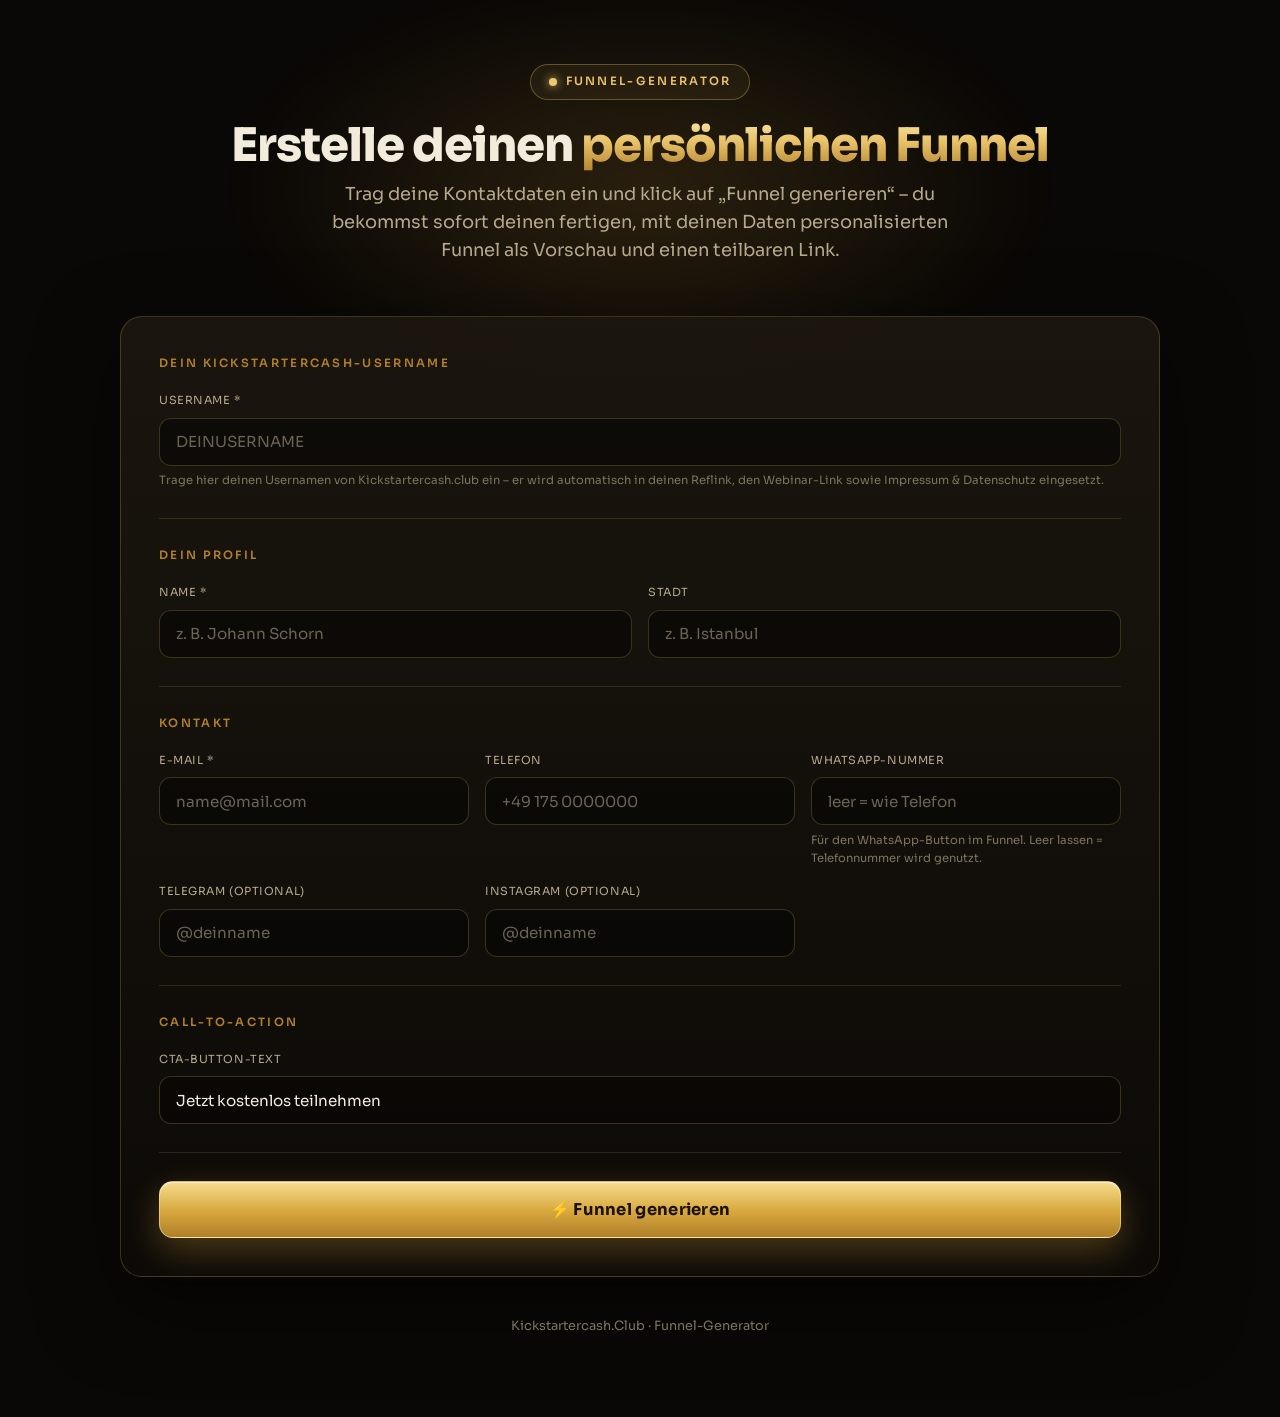
<file: funnel-generator/index.html>
<!DOCTYPE html>
<html lang="de">
<head>
  <meta charset="utf-8">
  <meta name="viewport" content="width=device-width, initial-scale=1">
  <title>Kickstartercash.Club – Funnel-Generator</title>
  <link rel="stylesheet" href="generator.css">
</head>
<body>
  <main class="gen-wrap">

    <div class="gen-head">
      <span class="gen-badge">Funnel-Generator</span>
      <h1 class="gen-title">Erstelle deinen <span class="accent">persönlichen Funnel</span></h1>
      <p class="gen-sub">
        Trag deine Kontaktdaten ein und klick auf „Funnel generieren“ – du bekommst
        sofort deinen fertigen, mit deinen Daten personalisierten Funnel als Vorschau
        und einen teilbaren Link.
      </p>
    </div>

    <div class="gen-card">
      <form id="gen-form" novalidate>

        <div class="gen-section-label">Dein Kickstartercash-Username</div>
        <div class="gen-grid">
          <div class="gen-field full">
            <label for="f-user">Username *</label>
            <input type="text" id="f-user" name="user" placeholder="DEINUSERNAME" autocomplete="username" required>
            <span class="hint">Trage hier deinen Usernamen von Kickstartercash.club ein – er wird automatisch
            in deinen Reflink, den Webinar-Link sowie Impressum &amp; Datenschutz eingesetzt.</span>
            <div id="gen-linkpreview" class="gen-linkpreview" hidden>
              <div>→ Reflink: <code id="lp-ref"></code></div>
              <div>→ Webinar: <code id="lp-web"></code></div>
            </div>
          </div>
        </div>

        <div class="gen-divider"></div>

        <div class="gen-section-label">Dein Profil</div>
        <div class="gen-grid">
          <div class="gen-field">
            <label for="f-name">Name *</label>
            <input type="text" id="f-name" name="name" placeholder="z. B. Johann Schorn" autocomplete="name" required>
          </div>
          <div class="gen-field">
            <label for="f-city">Stadt</label>
            <input type="text" id="f-city" name="city" placeholder="z. B. Istanbul">
          </div>
        </div>

        <div class="gen-divider"></div>

        <div class="gen-section-label">Kontakt</div>
        <div class="gen-grid">
          <div class="gen-field">
            <label for="f-email">E-Mail *</label>
            <input type="email" id="f-email" name="email" placeholder="name@mail.com" autocomplete="email" required>
          </div>
          <div class="gen-field">
            <label for="f-phone">Telefon</label>
            <input type="tel" id="f-phone" name="phone" placeholder="+49 175 0000000">
          </div>
          <div class="gen-field">
            <label for="f-wa">WhatsApp-Nummer</label>
            <input type="tel" id="f-wa" name="wa" placeholder="leer = wie Telefon">
            <span class="hint">Für den WhatsApp-Button im Funnel. Leer lassen = Telefonnummer wird genutzt.</span>
          </div>
          <div class="gen-field">
            <label for="f-tg">Telegram (optional)</label>
            <input type="text" id="f-tg" name="tg" placeholder="@deinname">
          </div>
          <div class="gen-field">
            <label for="f-ig">Instagram (optional)</label>
            <input type="text" id="f-ig" name="ig" placeholder="@deinname">
          </div>
        </div>

        <div class="gen-divider"></div>

        <div class="gen-section-label">Call-to-Action</div>
        <div class="gen-grid">
          <div class="gen-field full">
            <label for="f-cta">CTA-Button-Text</label>
            <input type="text" id="f-cta" name="cta" placeholder="Jetzt kostenlos teilnehmen" value="Jetzt kostenlos teilnehmen">
          </div>
        </div>

        <div class="gen-divider"></div>

        <button type="submit" class="gen-btn">⚡ Funnel generieren</button>
        <div id="gen-error" class="gen-error" hidden></div>
      </form>
    </div>

    <section id="gen-result" class="gen-result" hidden>
      <div class="gen-card">
        <div class="gen-section-label">Fertig 🎉</div>
        <h2>Dein <span class="accent">persönlicher Funnel</span> ist bereit</h2>
        <p class="gen-sub" style="margin:0;text-align:left;">Teile diesen Link – oder öffne den Funnel in voller Größe.</p>

        <div class="gen-link-row">
          <input type="text" id="gen-link" readonly>
          <button type="button" id="gen-copy" class="gen-mini-btn solid">🔗 Link kopieren</button>
          <a id="gen-open" href="#" target="_blank" rel="noopener" class="gen-mini-btn ghost">In neuem Tab öffnen ↗</a>
        </div>
        <div id="gen-copied" class="gen-copied"></div>

        <iframe id="gen-preview" class="gen-preview-frame" title="Funnel-Vorschau"></iframe>
      </div>
    </section>

    <p class="gen-foot">Kickstartercash.Club · Funnel-Generator</p>
  </main>

  <script src="generator.js"></script>
</body>
</html>
</file>
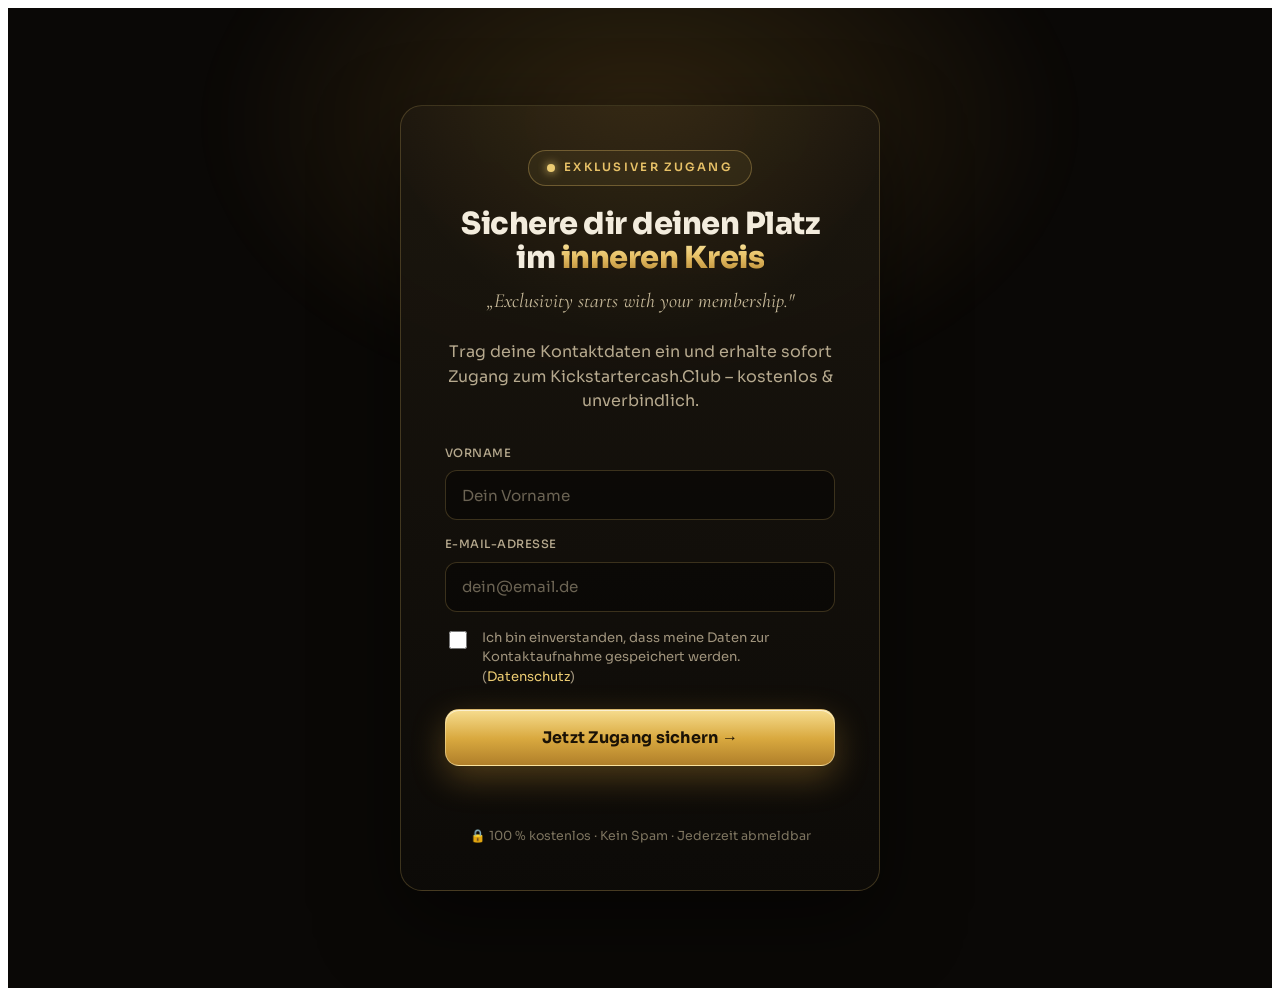
<file: opt-in/index.html>
<!DOCTYPE html>
<html lang="de">
<head>
  <meta charset="UTF-8" />
  <meta name="viewport" content="width=device-width, initial-scale=1.0" />
  <title>Kickstarter Cash Club – Zugang sichern</title>
  <link rel="stylesheet" href="opt-in.css" />
</head>
<body>
  <!--
    DEMO-SEITE
    Diese Datei zeigt die Opt-in-Komponente in Aktion.
    Zum Einbinden in die Hauptseite: siehe README.md
  -->
  <main class="page">
    <!-- ===== START Kickstarter-Opt-in-Komponente ===== -->
    <section
      class="kcc-optin"
      data-funnel-url="https://portal.kickstartercash.club"
      data-webhook-url=""
    >
      <div class="kcc-optin__inner">
        <span class="kcc-optin__badge">Exklusiver Zugang</span>
        <h2 class="kcc-optin__title">
          Sichere dir deinen Platz im
          <span class="kcc-optin__title-accent">inneren Kreis</span>
        </h2>
        <p class="kcc-optin__claim">„Exclusivity starts with your membership."</p>
        <p class="kcc-optin__subtitle">
          Trag deine Kontaktdaten ein und erhalte sofort Zugang zum
          Kickstartercash.Club – kostenlos &amp; unverbindlich.
        </p>

        <form class="kcc-optin__form" novalidate>
          <div class="kcc-field">
            <label for="kcc-name">Vorname</label>
            <input
              type="text"
              id="kcc-name"
              name="name"
              autocomplete="given-name"
              placeholder="Dein Vorname"
              required
            />
          </div>

          <div class="kcc-field">
            <label for="kcc-email">E-Mail-Adresse</label>
            <input
              type="email"
              id="kcc-email"
              name="email"
              autocomplete="email"
              placeholder="dein@email.de"
              required
            />
          </div>

          <label class="kcc-consent">
            <input type="checkbox" name="consent" required />
            <span>
              Ich bin einverstanden, dass meine Daten zur Kontaktaufnahme
              gespeichert werden. (<a href="/datenschutz" target="_blank" rel="noopener">Datenschutz</a>)
            </span>
          </label>

          <button type="submit" class="kcc-optin__submit">
            <span class="kcc-optin__submit-label">Jetzt Zugang sichern →</span>
            <span class="kcc-optin__spinner" aria-hidden="true"></span>
          </button>

          <p class="kcc-optin__error" role="alert" aria-live="polite"></p>
        </form>

        <p class="kcc-optin__trust">
          🔒 100&nbsp;% kostenlos · Kein Spam · Jederzeit abmeldbar
        </p>
      </div>
    </section>
    <!-- ===== ENDE Kickstarter-Opt-in-Komponente ===== -->
  </main>

  <script src="opt-in.js"></script>
</body>
</html>
</file>
<file: funnel-generator/generator.css>
/* =========================================================
   Kickstartercash.Club – Funnel-Generator (UI)
   Partner tragen ihre Kontaktdaten ein und erzeugen ihren
   personalisierten Funnel. Look im Funnel-Design (Schwarz-Gold).
   ========================================================= */

@import url('https://fonts.googleapis.com/css2?family=Cormorant+Garamond:ital,wght@0,600;1,500&family=Sora:wght@300;400;500;600;700;800&display=swap');

:root {
  --bg: #0a0806;
  --card-top: rgba(28, 23, 15, 0.92);
  --card-bottom: rgba(13, 11, 8, 0.95);
  --border: rgba(233, 197, 106, 0.22);
  --gold: #ebcb72;
  --gold-soft: #e7c167;
  --gold-deep: #b07f2a;
  --grad: linear-gradient(180deg, #f6dc8e 0%, #d9a93f 52%, #b07f2a 100%);
  --grad-text: linear-gradient(180deg, #fbe9a6, #e7c167 45%, #b07f2a);
  --ink: #1a1206;
  --text: #f3ecdd;
  --muted: #b6a98e;
  --muted-2: #9f937c;
  --faint: #7d745f;
  --input-bg: rgba(8, 6, 4, 0.6);
}

* { margin: 0; padding: 0; box-sizing: border-box; }

body {
  background: var(--bg);
  color: var(--text);
  font-family: "Sora", system-ui, -apple-system, sans-serif;
  line-height: 1.55;
  min-height: 100vh;
}

::selection { background: rgba(233, 197, 106, 0.3); color: #fff; }

.gen-wrap {
  position: relative;
  max-width: 1120px;
  margin: 0 auto;
  padding: clamp(28px, 5vw, 64px) clamp(16px, 4vw, 40px) 80px;
}

/* dezenter Gold-Glow oben */
.gen-wrap::before {
  content: "";
  position: absolute;
  top: -40px;
  left: 50%;
  width: min(900px, 110vw);
  height: 460px;
  transform: translateX(-50%);
  background: radial-gradient(ellipse at center, rgba(216, 160, 55, 0.16), transparent 64%);
  filter: blur(18px);
  pointer-events: none;
  z-index: 0;
}

.gen-wrap > * { position: relative; z-index: 1; }

/* ---- Header ---- */
.gen-head { text-align: center; margin-bottom: clamp(32px, 5vw, 52px); }

.gen-badge {
  display: inline-flex;
  align-items: center;
  gap: 9px;
  font-size: 0.72rem;
  font-weight: 600;
  letter-spacing: 0.2em;
  text-transform: uppercase;
  color: var(--gold-soft);
  background: rgba(233, 197, 106, 0.06);
  border: 1px solid rgba(233, 197, 106, 0.32);
  padding: 0.5rem 1.1rem;
  border-radius: 999px;
  margin-bottom: 1.3rem;
}

.gen-badge::before {
  content: "";
  width: 8px; height: 8px; border-radius: 50%;
  background: var(--gold);
  box-shadow: 0 0 10px var(--gold);
  animation: gen-live 1.4s ease-in-out infinite;
}

.gen-title {
  font-weight: 800;
  font-size: clamp(1.9rem, 5vw, 2.9rem);
  line-height: 1.06;
  letter-spacing: -1px;
  margin-bottom: 0.7rem;
}

.gen-title .accent {
  background: var(--grad-text);
  -webkit-background-clip: text; background-clip: text;
  -webkit-text-fill-color: transparent; color: transparent;
}

.gen-sub { color: var(--muted); font-size: clamp(1rem, 2vw, 1.12rem); max-width: 640px; margin: 0 auto; }

/* ---- Karte ---- */
.gen-card {
  background: linear-gradient(180deg, var(--card-top), var(--card-bottom));
  border: 1px solid var(--border);
  border-radius: 22px;
  box-shadow: 0 28px 80px rgba(0, 0, 0, 0.5);
  padding: clamp(22px, 4vw, 38px);
}

.gen-section-label {
  font-size: 0.72rem;
  letter-spacing: 0.2em;
  text-transform: uppercase;
  color: var(--gold-deep);
  font-weight: 600;
  margin-bottom: 1.2rem;
}

.gen-grid {
  display: grid;
  grid-template-columns: repeat(auto-fit, minmax(230px, 1fr));
  gap: 16px;
}

.gen-field { display: flex; flex-direction: column; }
.gen-field.full { grid-column: 1 / -1; }

.gen-field label {
  font-size: 0.7rem;
  letter-spacing: 0.05em;
  text-transform: uppercase;
  color: var(--muted);
  margin-bottom: 0.5rem;
}

.gen-field input[type="text"],
.gen-field input[type="email"],
.gen-field input[type="tel"],
.gen-field input[type="url"],
.gen-field input[type="datetime-local"] {
  width: 100%;
  padding: 0.85rem 1rem;
  background: var(--input-bg);
  border: 1px solid var(--border);
  border-radius: 12px;
  color: var(--text);
  font-family: "Sora", sans-serif;
  font-size: 0.95rem;
  transition: border-color 0.2s ease, box-shadow 0.2s ease;
}

.gen-field input::placeholder { color: #6b6353; }

.gen-field input:focus {
  outline: none;
  border-color: var(--gold);
  box-shadow: 0 0 0 3px rgba(233, 197, 106, 0.12);
}

.gen-field .hint { font-size: 0.72rem; color: var(--faint); margin-top: 0.4rem; }

/* Live-Vorschau der aus dem Username gebauten Links */
.gen-linkpreview {
  margin-top: 0.7rem;
  padding: 0.7rem 0.9rem;
  border-radius: 10px;
  background: rgba(233, 197, 106, 0.05);
  border: 1px dashed rgba(233, 197, 106, 0.3);
  font-size: 0.74rem;
  color: var(--muted-2);
  display: flex;
  flex-direction: column;
  gap: 0.3rem;
  animation: gen-fadein 0.3s ease;
  overflow-wrap: anywhere;
}

.gen-linkpreview code { color: var(--gold-soft); font-family: ui-monospace, monospace; font-size: 0.72rem; }

.gen-check {
  grid-column: 1 / -1;
  display: flex;
  gap: 0.75rem;
  align-items: center;
  font-size: 0.9rem;
  color: var(--muted-2);
  cursor: pointer;
  padding-top: 0.3rem;
}

.gen-check input { width: 1.15rem; height: 1.15rem; accent-color: var(--gold-deep); flex: none; }

.gen-divider { height: 1px; background: rgba(233, 197, 106, 0.14); margin: 1.75rem 0; }

/* ---- Button ---- */
.gen-btn {
  display: inline-flex;
  align-items: center;
  justify-content: center;
  gap: 0.5rem;
  width: 100%;
  padding: 1.05rem 1.5rem;
  font-family: "Sora", sans-serif;
  font-weight: 700;
  font-size: 1.02rem;
  letter-spacing: 0.3px;
  color: var(--ink);
  background: var(--grad);
  border: 1px solid rgba(255, 236, 176, 0.5);
  border-radius: 14px;
  cursor: pointer;
  box-shadow: 0 12px 34px rgba(216, 160, 55, 0.32), inset 0 1px 0 rgba(255, 255, 255, 0.6);
  animation: gen-glow 2.8s ease-in-out infinite;
  transition: transform 0.25s ease;
}

.gen-btn:hover { transform: translateY(-2px); filter: brightness(1.06); }
.gen-btn:active { transform: translateY(0) scale(0.985); }
.gen-btn:disabled { cursor: progress; filter: saturate(0.85); }

/* Gold-Schimmer über den Generieren-Button */
.gen-btn { position: relative; overflow: hidden; }
.gen-btn::after {
  content: "";
  position: absolute;
  top: 0; left: -75%;
  width: 50%; height: 100%;
  background: linear-gradient(105deg, transparent, rgba(255,255,255,.5), transparent);
  transform: skewX(-20deg);
  pointer-events: none;
  animation: gen-sweep 5s ease-in-out 1s infinite;
}

@keyframes gen-sweep {
  0%, 72% { left: -75%; }
  88%, 100% { left: 125%; }
}

/* Label leuchtet gold, wenn das Feld fokussiert ist */
.gen-field:focus-within label { color: var(--gold-soft); }

/* Ergebnis-Karte gleitet herein */
.gen-result:not([hidden]) { animation: gen-fadein 0.5s ease; }

/* Gold-Funken beim Generieren */
.gen-spark {
  position: fixed;
  width: 7px; height: 7px;
  border-radius: 50%;
  background: radial-gradient(circle, #fbe9a6, #d9a93f);
  box-shadow: 0 0 8px rgba(233, 197, 106, .8);
  pointer-events: none;
  z-index: 999;
  animation: gen-spark-fly 0.8s cubic-bezier(0.2, 0.8, 0.4, 1) forwards;
}

@keyframes gen-spark-fly {
  from { transform: translate(0, 0) scale(1); opacity: 1; }
  to   { transform: translate(var(--dx), var(--dy)) scale(0.2); opacity: 0; }
}

.gen-error {
  margin-top: 1rem;
  padding: 12px 16px;
  border-radius: 12px;
  background: rgba(180, 60, 40, 0.14);
  border: 1px solid rgba(220, 90, 70, 0.4);
  color: #f0b9ad;
  font-size: 0.9rem;
}

/* ---- Ergebnis ---- */
.gen-result { margin-top: clamp(24px, 4vw, 40px); }

.gen-result h2 {
  font-size: clamp(1.4rem, 3vw, 1.9rem);
  font-weight: 800;
  margin-bottom: 0.4rem;
}
.gen-result h2 .accent {
  background: var(--grad-text);
  -webkit-background-clip: text; background-clip: text;
  -webkit-text-fill-color: transparent; color: transparent;
}

.gen-link-row {
  display: flex;
  gap: 10px;
  flex-wrap: wrap;
  margin: 1.1rem 0 0.4rem;
}

.gen-link-row input {
  flex: 1 1 320px;
  padding: 0.85rem 1rem;
  background: var(--input-bg);
  border: 1px solid var(--border);
  border-radius: 12px;
  color: var(--gold);
  font-family: "Sora", sans-serif;
  font-size: 0.85rem;
}

.gen-mini-btn {
  display: inline-flex;
  align-items: center;
  gap: 8px;
  padding: 0.85rem 1.3rem;
  border-radius: 12px;
  font-family: "Sora", sans-serif;
  font-weight: 700;
  font-size: 0.9rem;
  cursor: pointer;
  text-decoration: none;
  white-space: nowrap;
}

.gen-mini-btn.solid {
  color: var(--ink);
  background: var(--grad);
  border: 1px solid rgba(255, 236, 176, 0.5);
}

.gen-mini-btn.ghost {
  color: var(--gold);
  background: transparent;
  border: 1px solid rgba(233, 197, 106, 0.4);
  transition: background 0.2s ease, border-color 0.2s ease;
}
.gen-mini-btn.ghost:hover { background: rgba(233, 197, 106, 0.08); border-color: rgba(233, 197, 106, 0.7); }

.gen-copied { font-size: 0.78rem; color: var(--gold-soft); min-height: 1rem; margin-bottom: 0.6rem; }
.gen-copied.pop { animation: gen-pop 0.35s cubic-bezier(0.2, 0.9, 0.3, 1.4); }

@keyframes gen-pop {
  0%   { transform: scale(0.8); opacity: 0; }
  100% { transform: scale(1); opacity: 1; }
}

@keyframes gen-fadein {
  from { opacity: 0; transform: translateY(-4px); }
  to   { opacity: 1; transform: translateY(0); }
}

.gen-preview-frame {
  width: 100%;
  height: 70vh;
  min-height: 520px;
  border: 1px solid var(--border);
  border-radius: 18px;
  background: #0a0806;
  box-shadow: 0 28px 80px rgba(0, 0, 0, 0.5);
  margin-top: 0.8rem;
}

.gen-foot {
  text-align: center;
  margin-top: 40px;
  font-size: 0.8rem;
  color: var(--faint);
}

[hidden] { display: none !important; }

@keyframes gen-live { 0%,100%{opacity:1;transform:scale(1)} 50%{opacity:.35;transform:scale(.78)} }
@keyframes gen-glow {
  0%,100% { box-shadow: 0 12px 34px rgba(216,160,55,.34), inset 0 1px 0 rgba(255,255,255,.6); }
  50%     { box-shadow: 0 14px 50px rgba(233,197,106,.6), inset 0 1px 0 rgba(255,255,255,.6); }
}

@media (prefers-reduced-motion: reduce) {
  .gen-btn, .gen-btn::after, .gen-badge::before, .gen-copied.pop,
  .gen-linkpreview, .gen-result:not([hidden]), .gen-spark { animation: none !important; }
  .gen-spark { display: none; }
}

/* ---- Mobile-Feinschliff ---- */
@media (max-width: 560px) {
  .gen-wrap { padding-left: 12px; padding-right: 12px; }
  .gen-card { padding: 18px 14px; border-radius: 16px; }
  .gen-grid { grid-template-columns: 1fr; }
  .gen-link-row { flex-direction: column; }
  .gen-link-row input { flex: 1 1 auto; }
  .gen-mini-btn { justify-content: center; }
  .gen-preview-frame { height: 60vh; min-height: 420px; }
}
</file>
<file: opt-in/opt-in.css>
/* =========================================================
   Kickstartercash.Club – Opt-in Komponente
   Selbst-enthaltenes Styling im Funnel-Look
   (Schwarz #0a0806 + Gold, Sora / Cormorant Garamond).
   Alle Klassen mit Prefix "kcc-", damit nichts mit der
   Hauptseite kollidiert.
   ========================================================= */

@import url('https://fonts.googleapis.com/css2?family=Cormorant+Garamond:ital,wght@0,500;0,600;1,500;1,600&family=Sora:wght@300;400;500;600;700;800&display=swap');

.kcc-optin {
  /* ---- Funnel-Designtokens ---- */
  --kcc-bg: #0a0806;
  --kcc-card-top: rgba(28, 23, 15, 0.92);
  --kcc-card-bottom: rgba(13, 11, 8, 0.95);
  --kcc-border: rgba(233, 197, 106, 0.22);
  --kcc-border-strong: rgba(233, 197, 106, 0.4);
  --kcc-gold: #ebcb72;
  --kcc-gold-soft: #e7c167;
  --kcc-gold-deep: #b07f2a;
  --kcc-grad-gold: linear-gradient(180deg, #f6dc8e 0%, #d9a93f 52%, #b07f2a 100%);
  --kcc-grad-text: linear-gradient(180deg, #fbe9a6, #e7c167 45%, #b07f2a);
  --kcc-ink: #1a1206;
  --kcc-text: #f3ecdd;
  --kcc-muted: #b6a98e;
  --kcc-muted-2: #9f937c;
  --kcc-faint: #7d745f;
  --kcc-input-bg: rgba(8, 6, 4, 0.6);
  --kcc-error: #f0b9ad;
  --kcc-radius: 22px;

  position: relative;
  box-sizing: border-box;
  font-family: "Sora", system-ui, -apple-system, "Segoe UI", sans-serif;
  color: var(--kcc-text);
  line-height: 1.55;
  background: linear-gradient(180deg, var(--kcc-card-top), var(--kcc-card-bottom));
  border: 1px solid var(--kcc-border);
  border-radius: var(--kcc-radius);
  padding: clamp(1.75rem, 4vw, 2.75rem);
  max-width: 480px;
  margin: 0 auto;
  box-shadow: 0 28px 80px rgba(0, 0, 0, 0.5);
  overflow: hidden;
}

/* dezenter Gold-Schimmer oben in der Karte, wie im Funnel-Hero */
.kcc-optin::before {
  content: "";
  position: absolute;
  top: -55%;
  left: 50%;
  width: 130%;
  height: 90%;
  transform: translateX(-50%);
  background: radial-gradient(ellipse at center, rgba(216, 160, 55, 0.16), transparent 62%);
  pointer-events: none;
}

.kcc-optin > * {
  position: relative;
  z-index: 1;
}

.kcc-optin *,
.kcc-optin *::before,
.kcc-optin *::after {
  box-sizing: border-box;
}

.kcc-optin__inner {
  text-align: center;
}

/* ---- Badge mit Live-Punkt ---- */
.kcc-optin__badge {
  display: inline-flex;
  align-items: center;
  gap: 9px;
  font-size: 0.72rem;
  font-weight: 600;
  letter-spacing: 0.2em;
  text-transform: uppercase;
  color: var(--kcc-gold-soft);
  background: rgba(233, 197, 106, 0.06);
  border: 1px solid rgba(233, 197, 106, 0.32);
  padding: 0.5rem 1.1rem;
  border-radius: 999px;
  margin-bottom: 1.4rem;
}

.kcc-optin__badge::before {
  content: "";
  width: 8px;
  height: 8px;
  border-radius: 50%;
  background: var(--kcc-gold);
  box-shadow: 0 0 10px var(--kcc-gold);
  animation: kcc-live 1.4s ease-in-out infinite;
}

.kcc-optin__title {
  font-family: "Sora", sans-serif;
  font-size: clamp(1.5rem, 4vw, 1.9rem);
  line-height: 1.1;
  letter-spacing: -0.5px;
  font-weight: 800;
  margin: 0 0 0.7rem;
  color: var(--kcc-text);
}

/* Gold-Gradient-Highlight im Titel */
.kcc-optin__title-accent {
  background: var(--kcc-grad-text);
  -webkit-background-clip: text;
  background-clip: text;
  -webkit-text-fill-color: transparent;
  color: transparent;
}

.kcc-optin__subtitle {
  font-size: 1rem;
  line-height: 1.55;
  color: var(--kcc-muted);
  margin: 0 0 1.9rem;
}

/* optionaler Serif-Kursiv-Claim (Cormorant Garamond) */
.kcc-optin__claim {
  font-family: "Cormorant Garamond", Georgia, serif;
  font-style: italic;
  font-size: 1.25rem;
  color: #c9bb9b;
  margin: 0 0 1.4rem;
}

.kcc-optin__form {
  display: flex;
  flex-direction: column;
  gap: 1rem;
  text-align: left;
}

.kcc-field label {
  display: block;
  font-size: 0.72rem;
  font-weight: 500;
  letter-spacing: 0.04em;
  text-transform: uppercase;
  margin-bottom: 0.5rem;
  color: var(--kcc-muted);
}

.kcc-field input {
  width: 100%;
  padding: 0.9rem 1rem;
  font-family: "Sora", sans-serif;
  font-size: 0.95rem;
  color: var(--kcc-text);
  background: var(--kcc-input-bg);
  border: 1px solid var(--kcc-border);
  border-radius: 12px;
  transition: border-color 0.2s ease, box-shadow 0.2s ease;
}

.kcc-field input::placeholder {
  color: #6b6353;
}

.kcc-field input:focus {
  outline: none;
  border-color: var(--kcc-gold);
  box-shadow: 0 0 0 3px rgba(233, 197, 106, 0.12);
}

.kcc-field input.kcc-invalid {
  border-color: rgba(220, 90, 70, 0.55);
  box-shadow: 0 0 0 3px rgba(220, 90, 70, 0.14);
}

.kcc-consent {
  display: flex;
  align-items: flex-start;
  gap: 0.75rem;
  font-size: 0.82rem;
  line-height: 1.5;
  color: var(--kcc-muted-2);
  cursor: pointer;
}

.kcc-consent input {
  margin-top: 0.2rem;
  width: 1.1rem;
  height: 1.1rem;
  accent-color: #d9a93f;
  flex-shrink: 0;
}

.kcc-consent a {
  color: var(--kcc-gold);
  text-decoration: none;
}

.kcc-consent a:hover {
  text-decoration: underline;
}

/* ---- Gold-CTA mit Glow, wie im Funnel ---- */
.kcc-optin__submit {
  position: relative;
  display: inline-flex;
  align-items: center;
  justify-content: center;
  gap: 0.5rem;
  margin-top: 0.4rem;
  padding: 1.05rem 1.5rem;
  font-family: "Sora", sans-serif;
  font-size: 1rem;
  font-weight: 700;
  letter-spacing: 0.3px;
  color: var(--kcc-ink);
  background: var(--kcc-grad-gold);
  border: 1px solid rgba(255, 236, 176, 0.5);
  border-radius: 14px;
  cursor: pointer;
  box-shadow: 0 12px 34px rgba(216, 160, 55, 0.32),
    inset 0 1px 0 rgba(255, 255, 255, 0.6);
  animation: kcc-ctaglow 2.8s ease-in-out infinite;
  transition: transform 0.25s ease;
}

.kcc-optin__submit:hover {
  transform: translateY(-2px);
}

.kcc-optin__submit:active {
  transform: translateY(0);
}

.kcc-optin__submit:disabled {
  cursor: wait;
  opacity: 0.85;
  animation: none;
}

.kcc-optin__spinner {
  display: none;
  width: 1.05rem;
  height: 1.05rem;
  border: 2px solid rgba(26, 18, 6, 0.35);
  border-top-color: var(--kcc-ink);
  border-radius: 50%;
  animation: kcc-spin 0.7s linear infinite;
}

.kcc-optin.is-loading .kcc-optin__spinner {
  display: inline-block;
}

.kcc-optin__error {
  min-height: 1.1rem;
  margin: 0.1rem 0 0;
  font-size: 0.85rem;
  color: var(--kcc-error);
  text-align: center;
}

.kcc-optin__trust {
  margin: 1.6rem 0 0;
  font-size: 0.78rem;
  color: var(--kcc-faint);
}

/* ---- Erfolg-Zustand ---- */
.kcc-optin.is-success .kcc-optin__form,
.kcc-optin.is-success .kcc-optin__trust,
.kcc-optin.is-success .kcc-optin__claim {
  display: none;
}

.kcc-optin__success {
  display: none;
  text-align: center;
  animation: kcc-fade 0.4s ease;
}

.kcc-optin.is-success .kcc-optin__success {
  display: block;
}

.kcc-optin__success-icon {
  width: 64px;
  height: 64px;
  border-radius: 50%;
  margin: 0.5rem auto 1.4rem;
  display: flex;
  align-items: center;
  justify-content: center;
  background: linear-gradient(180deg, #f6dc8e, #b07f2a);
  box-shadow: 0 0 30px rgba(233, 197, 106, 0.4);
  color: var(--kcc-ink);
  font-size: 1.9rem;
  font-weight: 800;
}

.kcc-optin__success h3 {
  font-family: "Sora", sans-serif;
  font-weight: 800;
  font-size: 1.45rem;
  margin: 0 0 0.6rem;
  color: var(--kcc-text);
}

.kcc-optin__success p {
  color: var(--kcc-muted);
  font-size: 0.95rem;
  margin: 0;
}

/* ---- Keyframes (Funnel-Animationen) ---- */
@keyframes kcc-spin {
  to { transform: rotate(360deg); }
}

@keyframes kcc-live {
  0%, 100% { opacity: 1; transform: scale(1); }
  50%      { opacity: 0.35; transform: scale(0.78); }
}

@keyframes kcc-ctaglow {
  0%, 100% {
    box-shadow: 0 12px 34px rgba(216, 160, 55, 0.34),
      inset 0 1px 0 rgba(255, 255, 255, 0.6);
  }
  50% {
    box-shadow: 0 14px 50px rgba(233, 197, 106, 0.6),
      inset 0 1px 0 rgba(255, 255, 255, 0.6);
  }
}

@keyframes kcc-fade {
  from { opacity: 0; transform: translateY(8px); }
  to   { opacity: 1; transform: translateY(0); }
}

@media (prefers-reduced-motion: reduce) {
  .kcc-optin__submit,
  .kcc-optin__badge::before {
    animation: none !important;
  }
}

/* ---- Demo-Seite ---- */
.page {
  position: relative;
  min-height: 100vh;
  display: flex;
  align-items: center;
  justify-content: center;
  padding: 2.5rem 1rem;
  background: var(--kcc-bg, #0a0806);
  overflow: hidden;
}

/* goldener Radial-Glow im Hintergrund der Demo, wie der Funnel-Hero */
.page::before {
  content: "";
  position: absolute;
  top: -20%;
  left: 50%;
  width: min(960px, 120vw);
  height: 620px;
  transform: translateX(-50%);
  background: radial-gradient(ellipse at center, rgba(216, 160, 55, 0.18), transparent 64%);
  filter: blur(18px);
  pointer-events: none;
}

@media (max-width: 520px) {
  .kcc-optin { padding: 1.75rem 1.25rem; }
}
</file>
